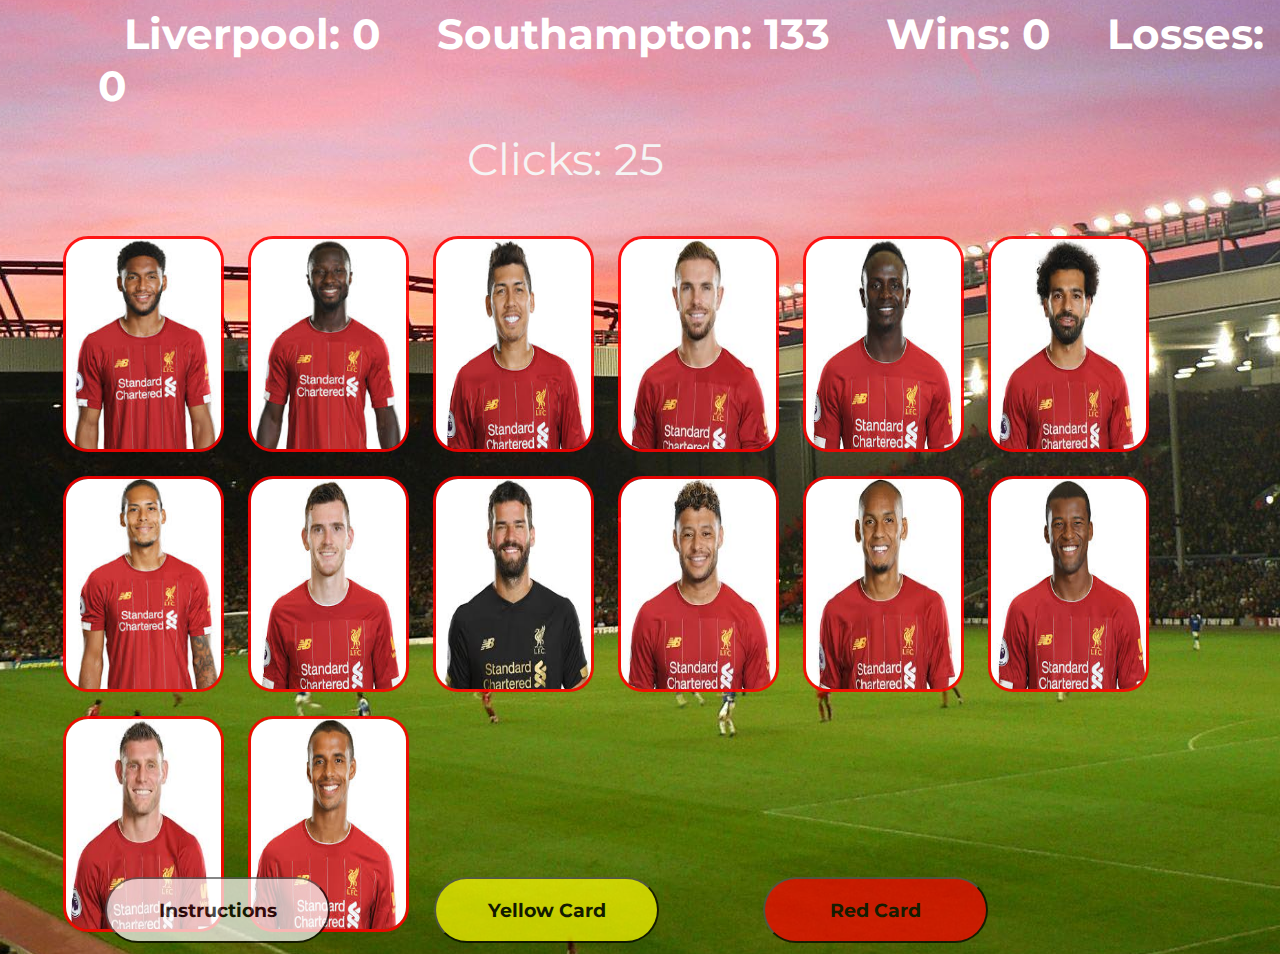
<file: index.html>
<!DOCTYPE html>
<html lang="en">

    <head>
        <meta charset="UTF-8">
        <meta name="viewport" content="width=device-width, initial-scale=1.0">
        <title>Picture Game</title>
        <link rel="stylesheet" type="text/css" href="../assets/css/index.css">
        <link href="https://fonts.googleapis.com/css2?family=Montserrat:wght@500&display=swap" rel="stylesheet">
        <script type="text/javascript" src="https://cdnjs.cloudflare.com/ajax/libs/jquery/3.4.1/jquery.slim.min.js">
        </script>
    </head>

    <body>
        <div class='scoreboard-row'>
            <h1 class='total'></h1>
            <h1 class='target-score'></h1>
            <h1 class='wins'></h1>
            <h1 class='losses'>h</h1>
        </div>
        <div class="clicks-box">
            <div class='counter'></div>
        </div>
        <div>
            <div class="picture-row">
                <img class="picture" id='gomez' src="../assets/images/Joe Gomez.jpeg">

                <img class="picture" id='keita' src="../assets/images/Naby Keita.jpeg">

                <img class="picture" id='firmino' src="../assets/images/Roberto Firmino.jpeg">

                <img class="picture" id='henderson' src="../assets/images/Jordan Henderson.jpeg">

                <img class="picture" id='mane' src="../assets/images/Sadio Mane.jpeg">

                <img class="picture" id='salah' src="../assets/images/Mo Salah.jpeg">

                <img class="picture" id='van-dijk' src="../assets/images/Virgil Van Dijk.jpeg">

                <img class="picture" id='robertson' src="../assets/images/Andy Robertson.jpeg">

                <img class="picture" id='alisson' src="../assets/images/Alisson.jpeg">

                <img class="picture" id='ox' src="../assets/images/Oxlade Chamberlain.jpeg">

                <img class="picture" id='fabinho' src="../assets/images/Fabinho.jpeg">

                <img class="picture" id='gini' src="../assets/images/Gini Winjaldum.jpeg">

                <img class="picture" id='milner' src="../assets/images/James Milner.jpeg">

                <img class="picture" id='matip' src="../assets/images/Joel Matip.jpeg">

            </div>
        </div>
        <div class="footer">
            <button id='instructions'>
                <h3>Instructions</h3>
            </button>
            <div id="instructions-modal" class="modal">
                <div class="modal-content">
                    <h2>Instructions</h2>
                    <p>1. Each player is worth a random number of points 1-12</p>
                    <p>2. To win, Liverpool's points must match the opposing teams points.</p>
                    <p>3. If you go over the point total of the opposing team you lose.</p>
                    <p>4. Yellow cards and red cards have random events to help or hurt your chances of winning.</p>
                    <p>5. If Liverpool recieves a red card, some players will no longer be available to choose.</p>
                    <span class="close">Close</span>
                </div>
            </div>
            <button id='yellow-card'>
                <h3>Yellow Card</h3>
            </button>
            <div id="yellow-card-modal" class="modal">
                <div class="modal-content">
                    <h2 id="yellow-card-title">Yellow Card</h2>
                    <div>
                        <span class="card-content"></span>
                    </div>
                    <span class="close">Close</span>
                </div>
            </div>
            <button id='red-card'>
                <h3>Red Card</h3>
            </button>
            <div id="red-card-modal" class="modal">
                <div class="modal-content">
                    <h2 id="red-card-title">Red Card</h2>
                    <div>
                        <span class="card-content"></span>
                    </div>
                    <span class="close">Close</span>
                </div>
            </div>
            <button id='new-team'>
                <h3>New Opponent</h3>
            </button>
        </div>

        <div id="win-modal" class="modal">
            <div class="modal-content" id="win-modal-background">
                <h2>Liverpool wins!</h2>
                <span class="close" id="win-close">Close</span>

            </div>
        </div>


        <script src="../assets/javascript/index.js"></script>
    </body>


</html>
</file>
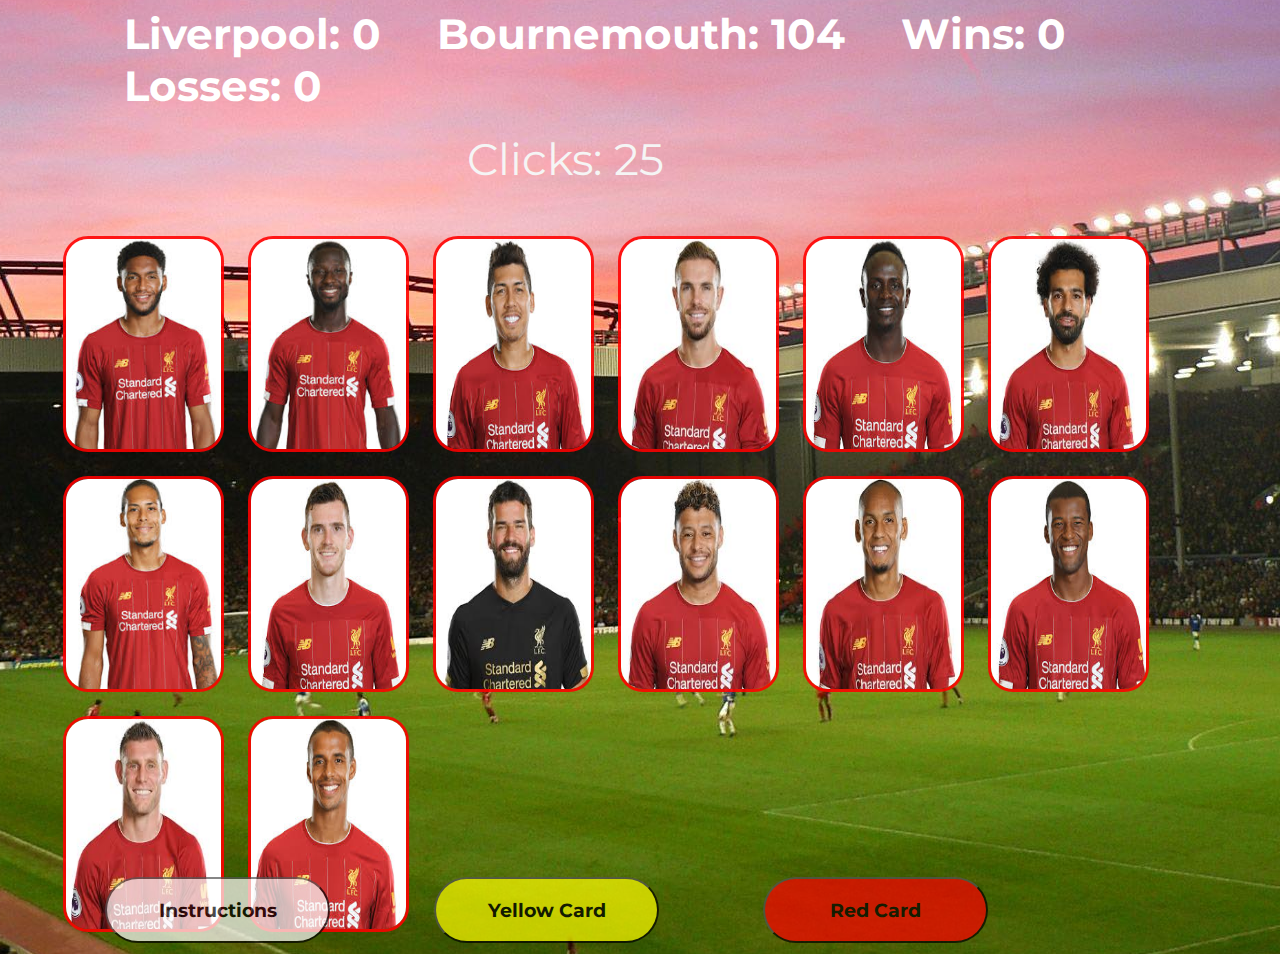
<file: pages/index.html>
<!DOCTYPE html>
<html lang="en">

    <head>
        <meta charset="UTF-8">
        <meta name="viewport" content="width=device-width, initial-scale=1.0">
        <title>Picture Game</title>
        <link rel="stylesheet" type="text/css" href="../assets/css/index.css">
        <link href="https://fonts.googleapis.com/css2?family=Montserrat:wght@500&display=swap" rel="stylesheet">
        <script type="text/javascript" src="https://cdnjs.cloudflare.com/ajax/libs/jquery/3.4.1/jquery.slim.min.js">
        </script>
    </head>

    <body>
        <div class='scoreboard-row'>
            <h1 class='total'></h1>
            <h1 class='target-score'></h1>
            <h1 class='wins'></h1>
            <h1 class='losses'></h1>
        </div>
        <div class="clicks-box">
            <div class='counter'></div>
        </div>
        <div>
            <div class="picture-row">
                <img class="picture" id='gomez' src="../assets/images/Joe Gomez.jpeg">

                <img class="picture" id='keita' src="../assets/images/Naby Keita.jpeg">

                <img class="picture" id='firmino' src="../assets/images/Roberto Firmino.jpeg">

                <img class="picture" id='henderson' src="../assets/images/Jordan Henderson.jpeg">

                <img class="picture" id='mane' src="../assets/images/Sadio Mane.jpeg">

                <img class="picture" id='salah' src="../assets/images/Mo Salah.jpeg">

                <img class="picture" id='van-dijk' src="../assets/images/Virgil Van Dijk.jpeg">

                <img class="picture" id='robertson' src="../assets/images/Andy Robertson.jpeg">

                <img class="picture" id='alisson' src="../assets/images/Alisson.jpeg">

                <img class="picture" id='ox' src="../assets/images/Oxlade Chamberlain.jpeg">

                <img class="picture" id='fabinho' src="../assets/images/Fabinho.jpeg">

                <img class="picture" id='gini' src="../assets/images/Gini Winjaldum.jpeg">

                <img class="picture" id='milner' src="../assets/images/James Milner.jpeg">

                <img class="picture" id='matip' src="../assets/images/Joel Matip.jpeg">

            </div>
        </div>
        <div class="footer">
            <button id='instructions'>
                <h3>Instructions</h3>
            </button>
            <div id="instructions-modal" class="modal">
                <div class="modal-content">
                    <h2>Instructions</h2>
                    <p>1. Each player is worth a random number of points 1-12</p>
                    <p>2. To win, Liverpool's points must match the opposing teams points.</p>
                    <p>3. If you go over the point total of the opposing team you lose.</p>
                    <p>4. Yellow cards and red cards have random events to help or hurt your chances of winning.</p>
                    <p>5. If Liverpool recieves a red card, some players will no longer be available to choose.</p>
                    <span class="close">Close</span>
                </div>
            </div>
            <button id='yellow-card'>
                <h3>Yellow Card</h3>
            </button>
            <div id="yellow-card-modal" class="modal">
                <div class="modal-content">
                    <h2 id="yellow-card-title">Yellow Card</h2>
                    <div>
                        <span class="card-content"></span>
                    </div>
                    <span class="close">Close</span>
                </div>
            </div>
            <button id='red-card'>
                <h3>Red Card</h3>
            </button>
            <div id="red-card-modal" class="modal">
                <div class="modal-content">
                    <h2 id="red-card-title">Red Card</h2>
                    <div>
                        <span class="card-content"></span>
                    </div>
                    <span class="close">Close</span>
                </div>
            </div>
            <button id='new-team'>
                <h3>New Opponent</h3>
            </button>
        </div>

        <div id="win-modal" class="modal">
            <div class="modal-content" id="win-modal-background">
                <h2>Liverpool wins!</h2>
                <span class="close" id="win-close">Close</span>

            </div>
        </div>


        <script src="../assets/javascript/index.js"></script>
    </body>


</html>
</file>
<file: assets/css/index.css>
html {
    position: relative;
    min-height: 100%;
}

body{
    background: url('../images/Anfield.jpg');
    background-position: center;
}

.scoreboard-row{
    margin-left: 90px;
}

h1{
    font-size: 42px;
    color: white;
    font-family: 'Montserrat', sans-serif;
    display: inline;
    margin: 26px;
}

h2{
   font-size: 38px;
    font-family: 'Montserrat', sans-serif;
    display: inline;  
}

p{
    font-size: 16px;
    color:gray;
    font-family: 'Montserrat', sans-serif;
}

.close{
    font-family: 'Montserrat', sans-serif;
    font-size: 20px;
    margin-left: 1050px;
    margin-top: 50px;
    color: red;
}

img{
    border: rgba(255, 0, 0, 0.884) 3px solid;
    border-radius: 25px;
    cursor: pointer;
    height: 210px;
    width: 155px;
    margin: 10px;
    transition: all 0.2s ease-in-out;    
}

.picture-row{
margin-top: 40px;
margin-left: 45px;
}

img:hover{ 
    transform: scale(1.2);
}

.footer{
    position: absolute;
    left: 0;
    bottom: 0;
    height: 70px;
    width: 100%;
    overflow: hidden;
    padding: 5px;
    margin-bottom: 10px;
}

button{
    border-radius: 35px;
    width: 225px;
    font-family: 'Montserrat', sans-serif;
    font-size: 16px;
    background-color: white;
    opacity: 0.7;
    margin-top: 8px;
    margin-left: 100px;
    cursor: pointer;
    outline: "none" !important;
    border: 'none';
    text-decoration: none;
}

#yellow-card{
    background-color: yellow;
}

#red-card{
    background-color: red;
}

.modal{
    display: none;
    position: fixed;
    z-index: 1;
    left: 0;
    top: 0;
    height: 100%;
    width: 100%;
    overflow: auto;
    background-color: rgb(0,0,0);
    background: rgb(0,0,0,0.4);
    
}

.modal-content{
    background-color: white;
    border-radius: 25px;
    margin: 15% auto;
    padding: 20px;
    border: 1px solid yellow;
    width: 80%;
    color: black;
}

#yellow-card-title{
    color: yellow;
}

.card-content{
    color:black;
    font-size: 28px;
    margin-top: 100px;
}

/* #lose-modal{
    color:blue;
    font-size: 56px;

} */
#win-modal{
    height: 700px;
}

#win-modal-background{
    background-image: url("../images/liverpool\ win.jpeg");
    background-repeat: no-repeat;
    background-position: center;
    background-size: cover;
    height: 50%;
   
}
#win-modal h2{
    color: white;
    font-size: 105px;
    text-align: center;
}

.close:hover,
.close:focus{
    color: yellow;
    text-decoration: none;
    cursor: pointer;
}

.clicks-box{
    color: whitesmoke;
    /* width: 60px; */
    margin-top: 20px;
    margin-right: 150px;
    font-size: 44px;
    font-family: 'Montserrat', sans-serif;
    text-align: center;
    
}
</file>
